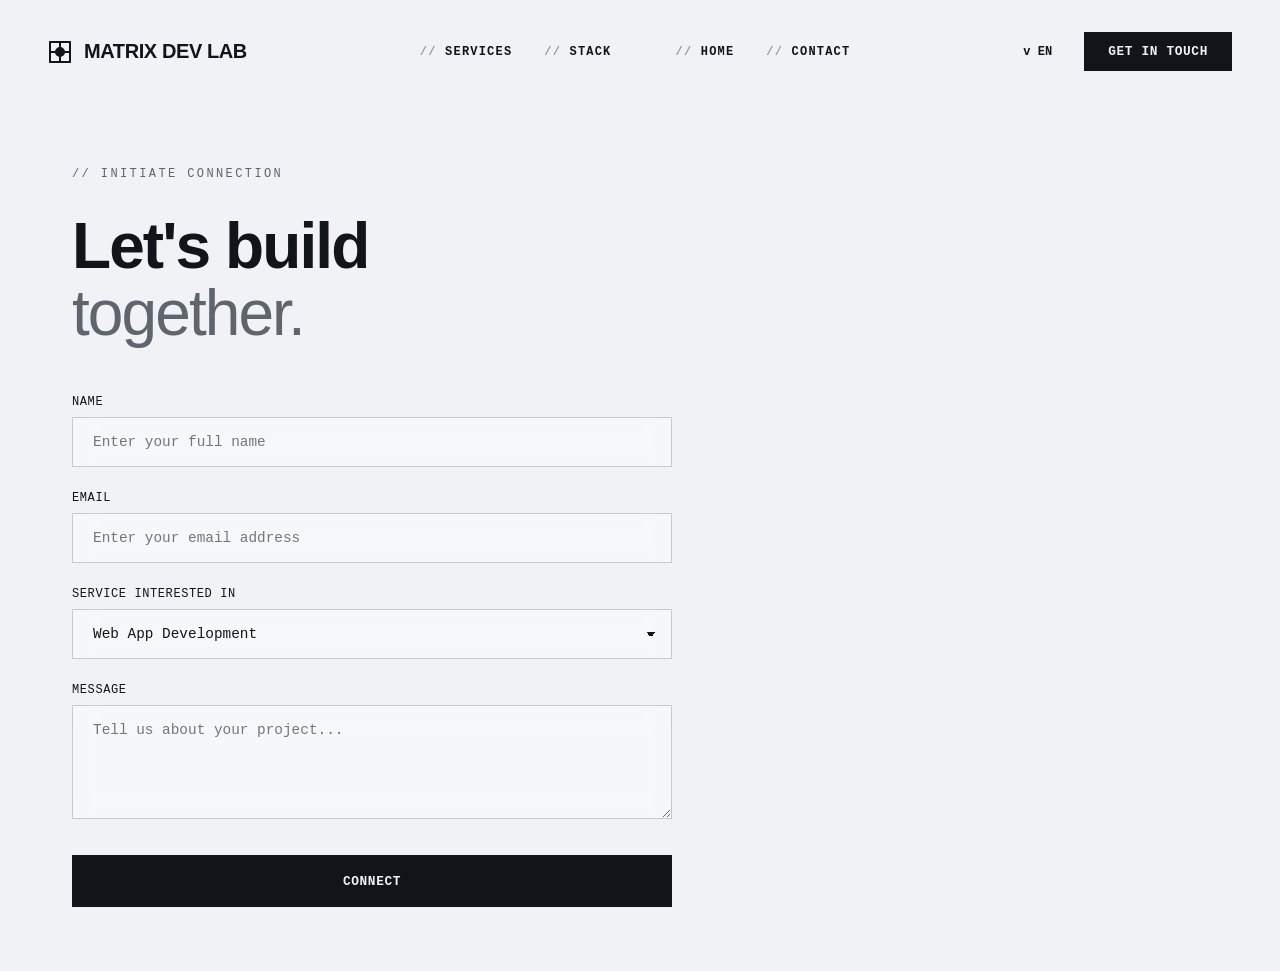
<file: contact.html>
<!DOCTYPE html>
<html lang="en">

<head>
    <meta charset="UTF-8">
    <meta name="viewport" content="width=device-width, initial-scale=1.0">
    <title>MATRIX DEV LAB</title>
    <style>
        :root {
            --bg-color: #f0f2f5;
            --text-main: #111418;
            --text-muted: #5e656d;
            --accent: #00e5ff;
            --font-heading: 'Helvetica Neue', Helvetica, Arial, sans-serif;
            --font-mono: 'SFMono-Regular', Consolas, 'Liberation Mono', Menlo, monospace;
            --bracket-size: 6px;
        }

        * {
            box-sizing: border-box;
            margin: 0;
            padding: 0;
        }

        body,
        html {
            width: 100vw;
            min-height: 100vh;
            background-color: var(--bg-color);
            color: var(--text-main);
            font-family: var(--font-heading);
            -webkit-font-smoothing: antialiased;
            overflow-x: hidden;
        }

        /* Grid Background */
        .grid-bg {
            position: fixed;
            top: 0;
            left: 0;
            width: 100%;
            height: 100%;
            background-image: linear-gradient(rgba(17, 20, 24, 0.03) 1px, transparent 1px), linear-gradient(90deg, rgba(17, 20, 24, 0.03) 1px, transparent 1px);
            background-size: 40px 40px;
            z-index: -1;
            opacity: 0.5;
            transform: perspective(1000px) rotateX(60deg) scale(2.5) translateY(-20%);
        }

        /* Top Navigation */
        nav {
            position: relative;
            width: 100%;
            padding: 2rem 3rem;
            display: flex;
            justify-content: space-between;
            align-items: center;
            z-index: 50;
        }

        .logo {
            display: flex;
            align-items: center;
            gap: 12px;
            font-weight: 900;
            font-size: 1.25rem;
            letter-spacing: -0.02em;
        }

        .logo-svg {
            width: 24px;
            height: 24px;
        }

        .nav-center {
            display: flex;
            gap: 4rem;
            font-family: var(--font-mono);
            font-size: 0.75rem;
            text-transform: uppercase;
            letter-spacing: 0.1em;
            font-weight: 600;
        }

        .nav-links {
            display: flex;
            gap: 2rem;
        }

        .nav-link {
            color: var(--text-main);
            text-decoration: none;
        }

        .nav-link::before {
            content: '// ';
            opacity: 0.4;
        }

        .nav-right {
            display: flex;
            align-items: center;
            gap: 2rem;
        }

        .lang-toggle {
            font-family: var(--font-mono);
            font-size: 0.75rem;
            font-weight: 600;
            cursor: pointer;
        }

        .btn-primary {
            background: var(--text-main);
            color: var(--bg-color);
            border: none;
            padding: 0.75rem 1.5rem;
            font-size: 0.8rem;
            font-weight: 600;
            font-family: var(--font-mono);
            text-transform: uppercase;
            letter-spacing: 0.05em;
            cursor: pointer;
            transition: transform 0.2s cubic-bezier(0.16, 1, 0.3, 1);
        }

        .btn-primary:hover {
            transform: scale(1.05);
        }

        /* Brackets */
        .tech-glass {
            position: relative;
            background: rgba(255, 255, 255, 0.4);
            backdrop-filter: blur(12px);
            -webkit-backdrop-filter: blur(12px);
            border: 1px solid rgba(255, 255, 255, 0.2);
            display: inline-flex;
            align-items: center;
            justify-content: center;
            padding: 1rem 2rem;
            font-family: var(--font-mono);
            font-size: 0.8rem;
            font-weight: 600;
            text-transform: uppercase;
            color: var(--text-main);
            cursor: pointer;
            text-decoration: none;
        }

        .brackets::before,
        .brackets::after {
            content: '';
            position: absolute;
            width: var(--bracket-size);
            height: var(--bracket-size);
            border: 1px solid var(--text-main);
        }

        .brackets::before {
            top: -1px;
            left: -1px;
            border-right: none;
            border-bottom: none;
        }

        .brackets::after {
            bottom: -1px;
            right: -1px;
            border-left: none;
            border-top: none;
        }

        .brackets span::before,
        .brackets span::after {
            content: '';
            position: absolute;
            width: var(--bracket-size);
            height: var(--bracket-size);
            border: 1px solid var(--text-main);
        }

        .brackets span::before {
            top: -1px;
            right: -1px;
            border-left: none;
            border-bottom: none;
        }

        .brackets span::after {
            bottom: -1px;
            left: -1px;
            border-right: none;
            border-top: none;
        }

        /* Container Content Layout */
        .container {
            max-width: 1200px;
            margin: 0 auto;
            padding: 4rem 2rem;
            min-height: calc(100vh - 100px);
            display: flex;
            flex-direction: column;
            justify-content: center;
        }

        .overline {
            font-family: var(--font-mono);
            font-size: 0.75rem;
            letter-spacing: 0.2em;
            color: var(--text-muted);
            margin-bottom: 2rem;
        }

        .headline {
            font-size: 4rem;
            line-height: 1.05;
            letter-spacing: -0.03em;
            margin-bottom: 3rem;
        }

        .headline span.bold {
            font-weight: 800;
            display: block;
        }

        .headline span.thin {
            font-weight: 200;
            display: block;
            color: var(--text-muted);
        }

        /* Grid Layout */
        .grid-layout {
            display: grid;
            grid-template-columns: 1fr 1fr;
            gap: 2rem;
            margin-bottom: 2rem;
        }

        .service-card {
            display: flex;
            flex-direction: column;
            gap: 1rem;
            padding: 2rem;
            align-items: flex-start;
            text-align: left;
            cursor: default;
        }

        .service-card h3 {
            font-size: 1.25rem;
            font-weight: 800;
            text-transform: none;
            letter-spacing: 0;
            font-family: var(--font-heading);
        }

        .service-card p {
            font-family: var(--font-mono);
            font-size: 0.8rem;
            color: var(--text-muted);
            line-height: 1.6;
            text-transform: none;
        }

        .stack-item {
            display: flex;
            align-items: center;
            gap: 1rem;
            width: 100%;
            padding: 1.5rem;
            margin-bottom: 1rem;
            justify-content: flex-start;
            cursor: default;
        }

        .stack-icon {
            width: 32px;
            height: 32px;
            border: 1px dashed var(--text-muted);
            opacity: 0.6;
            display: flex;
            align-items: center;
            justify-content: center;
            flex-shrink: 0;
        }

        .stack-info {
            display: flex;
            flex-direction: column;
            align-items: flex-start;
            text-align: left;
        }

        .stack-name {
            font-weight: 800;
            font-size: 1rem;
            text-transform: none;
            letter-spacing: 0;
            font-family: var(--font-heading);
        }

        .stack-role {
            font-family: var(--font-mono);
            font-size: 0.7rem;
            color: var(--text-muted);
            margin-top: 0.2rem;
        }

        .stack-category-title {
            font-family: var(--font-mono);
            font-size: 0.8rem;
            letter-spacing: 0.1em;
            color: var(--text-main);
            margin-bottom: 1.5rem;
            font-weight: 600;
            text-transform: uppercase;
        }

        /* Forms */
        .form-group {
            margin-bottom: 1.5rem;
            text-align: left;
            width: 100%;
        }

        .form-label {
            display: block;
            font-family: var(--font-mono);
            font-size: 0.75rem;
            margin-bottom: 0.5rem;
            color: var(--text-main);
            text-transform: uppercase;
            letter-spacing: 0.05em;
        }

        .form-control {
            width: 100%;
            background: rgba(255, 255, 255, 0.4);
            backdrop-filter: blur(12px);
            -webkit-backdrop-filter: blur(12px);
            border: 1px solid rgba(17, 20, 24, 0.2);
            padding: 1rem 1.25rem;
            font-family: var(--font-mono);
            font-size: 0.9rem;
            color: var(--text-main);
            outline: none;
            transition: all 0.2s ease;
            resize: vertical;
        }

        .form-control:focus {
            border-color: var(--text-main);
            background: rgba(255, 255, 255, 0.6);
        }

        select.form-control {
            appearance: none;
            border-radius: 0;
            cursor: pointer;
            background-image: linear-gradient(45deg, transparent 50%, var(--text-main) 50%), linear-gradient(135deg, var(--text-main) 50%, transparent 50%);
            background-position: calc(100% - 20px) calc(1.5em), calc(100% - 15px) calc(1.5em);
            background-size: 5px 5px, 5px 5px;
            background-repeat: no-repeat;
        }

        @media (max-width: 768px) {
            .grid-layout {
                grid-template-columns: 1fr;
            }

            .headline {
                font-size: 3rem;
            }
        }
    </style>
</head>

<body>
    <div class="grid-bg"></div>
    <nav>
        <a href="index.html" class="logo" style="text-decoration: none; color: inherit;">
            <svg class="logo-svg" viewBox="0 0 24 24" fill="none" stroke="currentColor" stroke-width="2">
                <rect x="2" y="2" width="20" height="20" />
                <path d="M2 12h20M12 2v20" />
                <circle cx="12" cy="12" r="4" fill="currentColor" />
            </svg>
            <h1 style="font-size: inherit; font-weight: inherit; margin: 0; display: inline;">MATRIX DEV LAB</h1>
        </a>
        <div class="nav-center">
            <div class="nav-links">
                <a href="services.html" class="nav-link">Services</a>
                <a href="stack.html" class="nav-link">Stack</a>
            </div>
            <div class="nav-links">
                <a href="index.html" class="nav-link">Home</a>
                <a href="contact.html" class="nav-link">Contact</a>
            </div>
        </div>
        <div class="nav-right">
            <span class="lang-toggle">v EN</span>
            <button class="btn-primary" onclick="window.location.href='contact.html'">Get in touch</button>
        </div>
    </nav>
    <div class="container">
        <div class="overline">// INITIATE CONNECTION</div>
        <h1 class="headline">
            <span class="bold">Let's build</span>
            <span class="thin">together.</span>
        </h1>
        <form action="https://formspree.io/f/xpqyrozp" method="POST" style="max-width: 600px;">
            <div class="form-group">
                <label class="form-label">Name</label>
                <input type="text" name="name" class="form-control" placeholder="Enter your full name" required>
            </div>
            <div class="form-group">
                <label class="form-label">Email</label>
                <input type="email" name="_replyto" class="form-control" placeholder="Enter your email address" required>
            </div>
            <div class="form-group">
                <label class="form-label">Service Interested In</label>
                <select name="service" class="form-control">
                    <option>Web App Development</option>
                    <option>Desktop App Development</option>
                    <option>Mobile App Development</option>
                    <option>Workflow Automation</option>
                    <option>Agency Features & Simple Websites</option>
                </select>
            </div>
            <div class="form-group" style="margin-bottom: 2rem;">
                <label class="form-label">Message</label>
                <textarea name="message" class="form-control" rows="5" placeholder="Tell us about your project..." required></textarea>
            </div>
            <div>
                <button type="submit" class="btn-primary"
                    style="padding: 1.15rem 2.5rem; width: 100%;">Connect</button>
            </div>
        </form>
    </div>
</body>

</html>
</file>
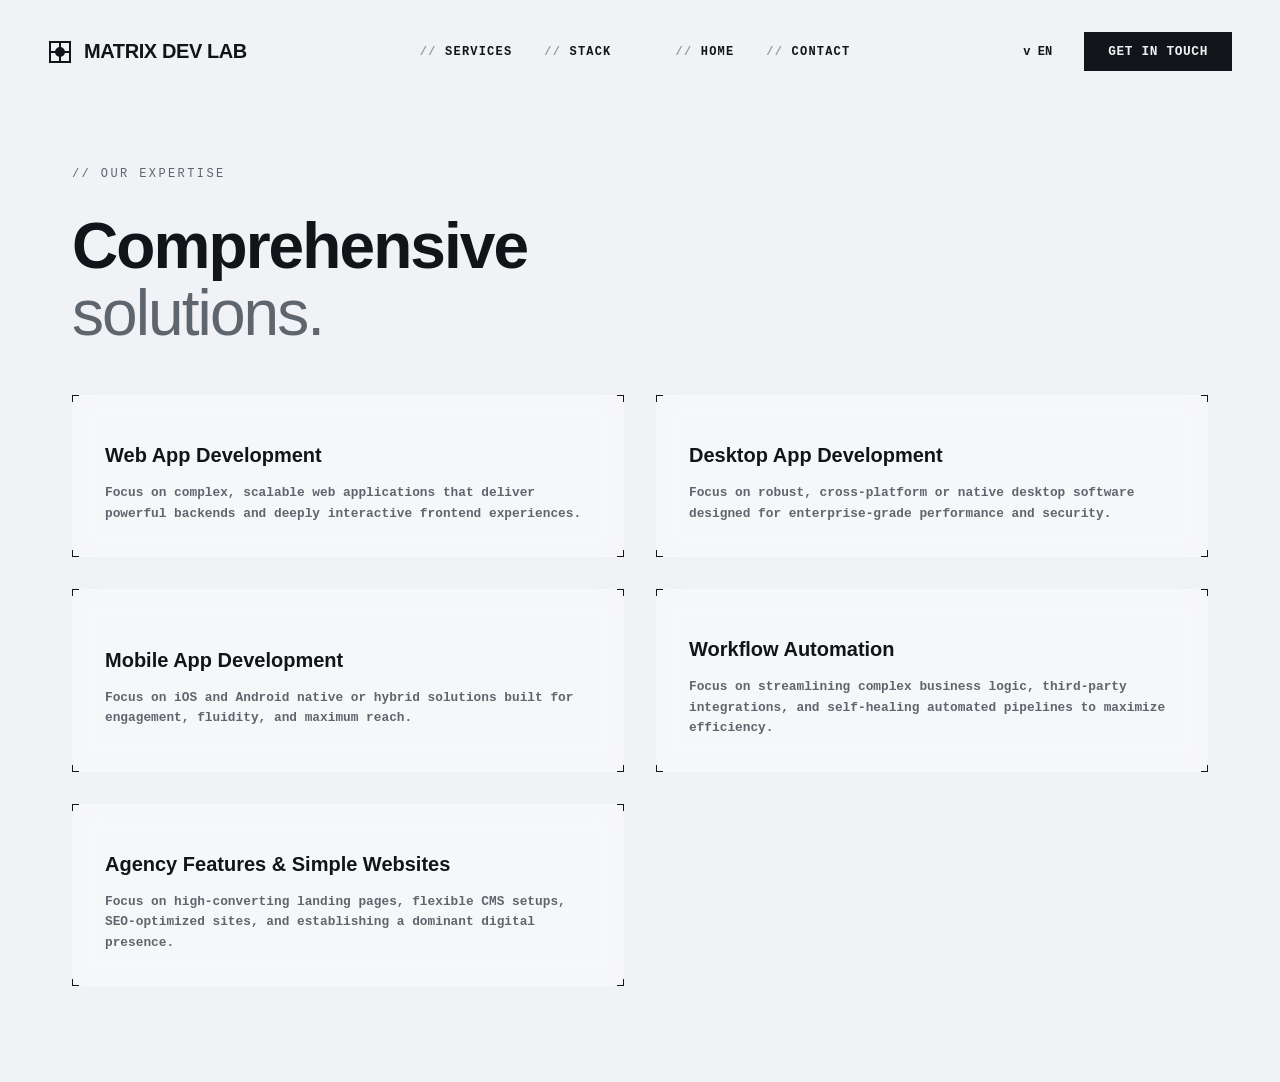
<file: services.html>
<!DOCTYPE html>
<html lang="en">

<head>
    <meta charset="UTF-8">
    <meta name="viewport" content="width=device-width, initial-scale=1.0">
    <title>MATRIX DEV LAB</title>
    <style>
        :root {
            --bg-color: #f0f2f5;
            --text-main: #111418;
            --text-muted: #5e656d;
            --accent: #00e5ff;
            --font-heading: 'Helvetica Neue', Helvetica, Arial, sans-serif;
            --font-mono: 'SFMono-Regular', Consolas, 'Liberation Mono', Menlo, monospace;
            --bracket-size: 6px;
        }

        * {
            box-sizing: border-box;
            margin: 0;
            padding: 0;
        }

        body,
        html {
            width: 100vw;
            min-height: 100vh;
            background-color: var(--bg-color);
            color: var(--text-main);
            font-family: var(--font-heading);
            -webkit-font-smoothing: antialiased;
            overflow-x: hidden;
        }

        /* Grid Background */
        .grid-bg {
            position: fixed;
            top: 0;
            left: 0;
            width: 100%;
            height: 100%;
            background-image: linear-gradient(rgba(17, 20, 24, 0.03) 1px, transparent 1px), linear-gradient(90deg, rgba(17, 20, 24, 0.03) 1px, transparent 1px);
            background-size: 40px 40px;
            z-index: -1;
            opacity: 0.5;
            transform: perspective(1000px) rotateX(60deg) scale(2.5) translateY(-20%);
        }

        /* Top Navigation */
        nav {
            position: relative;
            width: 100%;
            padding: 2rem 3rem;
            display: flex;
            justify-content: space-between;
            align-items: center;
            z-index: 50;
        }

        .logo {
            display: flex;
            align-items: center;
            gap: 12px;
            font-weight: 900;
            font-size: 1.25rem;
            letter-spacing: -0.02em;
        }

        .logo-svg {
            width: 24px;
            height: 24px;
        }

        .nav-center {
            display: flex;
            gap: 4rem;
            font-family: var(--font-mono);
            font-size: 0.75rem;
            text-transform: uppercase;
            letter-spacing: 0.1em;
            font-weight: 600;
        }

        .nav-links {
            display: flex;
            gap: 2rem;
        }

        .nav-link {
            color: var(--text-main);
            text-decoration: none;
        }

        .nav-link::before {
            content: '// ';
            opacity: 0.4;
        }

        .nav-right {
            display: flex;
            align-items: center;
            gap: 2rem;
        }

        .lang-toggle {
            font-family: var(--font-mono);
            font-size: 0.75rem;
            font-weight: 600;
            cursor: pointer;
        }

        .btn-primary {
            background: var(--text-main);
            color: var(--bg-color);
            border: none;
            padding: 0.75rem 1.5rem;
            font-size: 0.8rem;
            font-weight: 600;
            font-family: var(--font-mono);
            text-transform: uppercase;
            letter-spacing: 0.05em;
            cursor: pointer;
            transition: transform 0.2s cubic-bezier(0.16, 1, 0.3, 1);
        }

        .btn-primary:hover {
            transform: scale(1.05);
        }

        /* Brackets */
        .tech-glass {
            position: relative;
            background: rgba(255, 255, 255, 0.4);
            backdrop-filter: blur(12px);
            -webkit-backdrop-filter: blur(12px);
            border: 1px solid rgba(255, 255, 255, 0.2);
            display: inline-flex;
            align-items: center;
            justify-content: center;
            padding: 1rem 2rem;
            font-family: var(--font-mono);
            font-size: 0.8rem;
            font-weight: 600;
            text-transform: uppercase;
            color: var(--text-main);
            cursor: pointer;
            text-decoration: none;
        }

        .brackets::before,
        .brackets::after {
            content: '';
            position: absolute;
            width: var(--bracket-size);
            height: var(--bracket-size);
            border: 1px solid var(--text-main);
        }

        .brackets::before {
            top: -1px;
            left: -1px;
            border-right: none;
            border-bottom: none;
        }

        .brackets::after {
            bottom: -1px;
            right: -1px;
            border-left: none;
            border-top: none;
        }

        .brackets span::before,
        .brackets span::after {
            content: '';
            position: absolute;
            width: var(--bracket-size);
            height: var(--bracket-size);
            border: 1px solid var(--text-main);
        }

        .brackets span::before {
            top: -1px;
            right: -1px;
            border-left: none;
            border-bottom: none;
        }

        .brackets span::after {
            bottom: -1px;
            left: -1px;
            border-right: none;
            border-top: none;
        }

        /* Container Content Layout */
        .container {
            max-width: 1200px;
            margin: 0 auto;
            padding: 4rem 2rem;
            min-height: calc(100vh - 100px);
            display: flex;
            flex-direction: column;
            justify-content: center;
        }

        .overline {
            font-family: var(--font-mono);
            font-size: 0.75rem;
            letter-spacing: 0.2em;
            color: var(--text-muted);
            margin-bottom: 2rem;
        }

        .headline {
            font-size: 4rem;
            line-height: 1.05;
            letter-spacing: -0.03em;
            margin-bottom: 3rem;
        }

        .headline span.bold {
            font-weight: 800;
            display: block;
        }

        .headline span.thin {
            font-weight: 200;
            display: block;
            color: var(--text-muted);
        }

        /* Grid Layout */
        .grid-layout {
            display: grid;
            grid-template-columns: 1fr 1fr;
            gap: 2rem;
            margin-bottom: 2rem;
        }

        .service-card {
            display: flex;
            flex-direction: column;
            gap: 1rem;
            padding: 2rem;
            align-items: flex-start;
            text-align: left;
            cursor: default;
        }

        .service-card h3 {
            font-size: 1.25rem;
            font-weight: 800;
            text-transform: none;
            letter-spacing: 0;
            font-family: var(--font-heading);
        }

        .service-card p {
            font-family: var(--font-mono);
            font-size: 0.8rem;
            color: var(--text-muted);
            line-height: 1.6;
            text-transform: none;
        }

        .stack-item {
            display: flex;
            align-items: center;
            gap: 1rem;
            width: 100%;
            padding: 1.5rem;
            margin-bottom: 1rem;
            justify-content: flex-start;
            cursor: default;
        }

        .stack-icon {
            width: 32px;
            height: 32px;
            border: 1px dashed var(--text-muted);
            opacity: 0.6;
            display: flex;
            align-items: center;
            justify-content: center;
            flex-shrink: 0;
        }

        .stack-info {
            display: flex;
            flex-direction: column;
            align-items: flex-start;
            text-align: left;
        }

        .stack-name {
            font-weight: 800;
            font-size: 1rem;
            text-transform: none;
            letter-spacing: 0;
            font-family: var(--font-heading);
        }

        .stack-role {
            font-family: var(--font-mono);
            font-size: 0.7rem;
            color: var(--text-muted);
            margin-top: 0.2rem;
        }

        .stack-category-title {
            font-family: var(--font-mono);
            font-size: 0.8rem;
            letter-spacing: 0.1em;
            color: var(--text-main);
            margin-bottom: 1.5rem;
            font-weight: 600;
            text-transform: uppercase;
        }

        /* Forms */
        .form-group {
            margin-bottom: 1.5rem;
            text-align: left;
            width: 100%;
        }

        .form-label {
            display: block;
            font-family: var(--font-mono);
            font-size: 0.75rem;
            margin-bottom: 0.5rem;
            color: var(--text-main);
            text-transform: uppercase;
            letter-spacing: 0.05em;
        }

        .form-control {
            width: 100%;
            background: rgba(255, 255, 255, 0.4);
            backdrop-filter: blur(12px);
            -webkit-backdrop-filter: blur(12px);
            border: 1px solid rgba(17, 20, 24, 0.2);
            padding: 1rem 1.25rem;
            font-family: var(--font-mono);
            font-size: 0.9rem;
            color: var(--text-main);
            outline: none;
            transition: all 0.2s ease;
            resize: vertical;
        }

        .form-control:focus {
            border-color: var(--text-main);
            background: rgba(255, 255, 255, 0.6);
        }

        select.form-control {
            appearance: none;
            border-radius: 0;
            cursor: pointer;
            background-image: linear-gradient(45deg, transparent 50%, var(--text-main) 50%), linear-gradient(135deg, var(--text-main) 50%, transparent 50%);
            background-position: calc(100% - 20px) calc(1.5em), calc(100% - 15px) calc(1.5em);
            background-size: 5px 5px, 5px 5px;
            background-repeat: no-repeat;
        }

        @media (max-width: 768px) {
            .grid-layout {
                grid-template-columns: 1fr;
            }

            .headline {
                font-size: 3rem;
            }
        }
    </style>
</head>

<body>
    <div class="grid-bg"></div>
    <nav>
        <a href="index.html" class="logo" style="text-decoration: none; color: inherit;">
            <svg class="logo-svg" viewBox="0 0 24 24" fill="none" stroke="currentColor" stroke-width="2">
                <rect x="2" y="2" width="20" height="20" />
                <path d="M2 12h20M12 2v20" />
                <circle cx="12" cy="12" r="4" fill="currentColor" />
            </svg>
            <h1 style="font-size: inherit; font-weight: inherit; margin: 0; display: inline;">MATRIX DEV LAB</h1>
        </a>
        <div class="nav-center">
            <div class="nav-links">
                <a href="services.html" class="nav-link">Services</a>
                <a href="stack.html" class="nav-link">Stack</a>
            </div>
            <div class="nav-links">
                <a href="index.html" class="nav-link">Home</a>
                <a href="contact.html" class="nav-link">Contact</a>
            </div>
        </div>
        <div class="nav-right">
            <span class="lang-toggle">v EN</span>
            <button class="btn-primary" onclick="window.location.href='contact.html'">Get in touch</button>
        </div>
    </nav>
    <div class="container">
        <div class="overline">// OUR EXPERTISE</div>
        <h1 class="headline">
            <span class="bold">Comprehensive</span>
            <span class="thin">solutions.</span>
        </h1>
        <div class="grid-layout">
            <div class="tech-glass brackets service-card"><span></span>
                <h3>Web App Development</h3>
                <p>Focus on complex, scalable web applications that deliver powerful backends and deeply interactive
                    frontend experiences.</p>
            </div>
            <div class="tech-glass brackets service-card"><span></span>
                <h3>Desktop App Development</h3>
                <p>Focus on robust, cross-platform or native desktop software designed for enterprise-grade performance
                    and security.</p>
            </div>
            <div class="tech-glass brackets service-card"><span></span>
                <h3>Mobile App Development</h3>
                <p>Focus on iOS and Android native or hybrid solutions built for engagement, fluidity, and maximum
                    reach.</p>
            </div>
            <div class="tech-glass brackets service-card"><span></span>
                <h3>Workflow Automation</h3>
                <p>Focus on streamlining complex business logic, third-party integrations, and self-healing automated
                    pipelines to maximize efficiency.</p>
            </div>
            <div class="tech-glass brackets service-card"><span></span>
                <h3>Agency Features & Simple Websites</h3>
                <p>Focus on high-converting landing pages, flexible CMS setups, SEO-optimized sites, and establishing a
                    dominant digital presence.</p>
            </div>
        </div>
    </div>
</body>

</html>
</file>
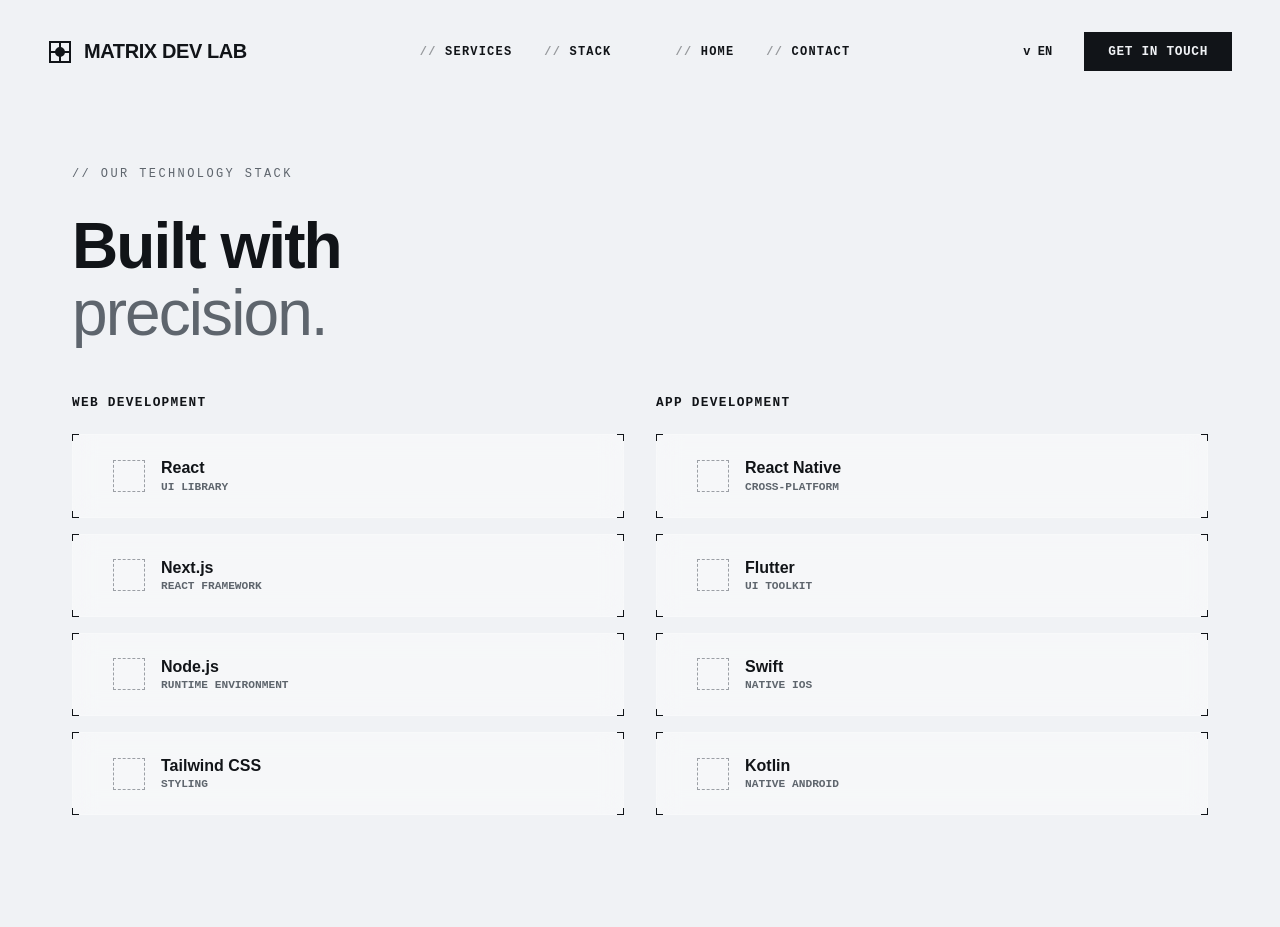
<file: stack.html>
<!DOCTYPE html>
<html lang="en">

<head>
    <meta charset="UTF-8">
    <meta name="viewport" content="width=device-width, initial-scale=1.0">
    <title>MATRIX DEV LAB</title>
    <style>
        :root {
            --bg-color: #f0f2f5;
            --text-main: #111418;
            --text-muted: #5e656d;
            --accent: #00e5ff;
            --font-heading: 'Helvetica Neue', Helvetica, Arial, sans-serif;
            --font-mono: 'SFMono-Regular', Consolas, 'Liberation Mono', Menlo, monospace;
            --bracket-size: 6px;
        }

        * {
            box-sizing: border-box;
            margin: 0;
            padding: 0;
        }

        body,
        html {
            width: 100vw;
            min-height: 100vh;
            background-color: var(--bg-color);
            color: var(--text-main);
            font-family: var(--font-heading);
            -webkit-font-smoothing: antialiased;
            overflow-x: hidden;
        }

        /* Grid Background */
        .grid-bg {
            position: fixed;
            top: 0;
            left: 0;
            width: 100%;
            height: 100%;
            background-image: linear-gradient(rgba(17, 20, 24, 0.03) 1px, transparent 1px), linear-gradient(90deg, rgba(17, 20, 24, 0.03) 1px, transparent 1px);
            background-size: 40px 40px;
            z-index: -1;
            opacity: 0.5;
            transform: perspective(1000px) rotateX(60deg) scale(2.5) translateY(-20%);
        }

        /* Top Navigation */
        nav {
            position: relative;
            width: 100%;
            padding: 2rem 3rem;
            display: flex;
            justify-content: space-between;
            align-items: center;
            z-index: 50;
        }

        .logo {
            display: flex;
            align-items: center;
            gap: 12px;
            font-weight: 900;
            font-size: 1.25rem;
            letter-spacing: -0.02em;
        }

        .logo-svg {
            width: 24px;
            height: 24px;
        }

        .nav-center {
            display: flex;
            gap: 4rem;
            font-family: var(--font-mono);
            font-size: 0.75rem;
            text-transform: uppercase;
            letter-spacing: 0.1em;
            font-weight: 600;
        }

        .nav-links {
            display: flex;
            gap: 2rem;
        }

        .nav-link {
            color: var(--text-main);
            text-decoration: none;
        }

        .nav-link::before {
            content: '// ';
            opacity: 0.4;
        }

        .nav-right {
            display: flex;
            align-items: center;
            gap: 2rem;
        }

        .lang-toggle {
            font-family: var(--font-mono);
            font-size: 0.75rem;
            font-weight: 600;
            cursor: pointer;
        }

        .btn-primary {
            background: var(--text-main);
            color: var(--bg-color);
            border: none;
            padding: 0.75rem 1.5rem;
            font-size: 0.8rem;
            font-weight: 600;
            font-family: var(--font-mono);
            text-transform: uppercase;
            letter-spacing: 0.05em;
            cursor: pointer;
            transition: transform 0.2s cubic-bezier(0.16, 1, 0.3, 1);
        }

        .btn-primary:hover {
            transform: scale(1.05);
        }

        /* Brackets */
        .tech-glass {
            position: relative;
            background: rgba(255, 255, 255, 0.4);
            backdrop-filter: blur(12px);
            -webkit-backdrop-filter: blur(12px);
            border: 1px solid rgba(255, 255, 255, 0.2);
            display: inline-flex;
            align-items: center;
            justify-content: center;
            padding: 1rem 2rem;
            font-family: var(--font-mono);
            font-size: 0.8rem;
            font-weight: 600;
            text-transform: uppercase;
            color: var(--text-main);
            cursor: pointer;
            text-decoration: none;
        }

        .brackets::before,
        .brackets::after {
            content: '';
            position: absolute;
            width: var(--bracket-size);
            height: var(--bracket-size);
            border: 1px solid var(--text-main);
        }

        .brackets::before {
            top: -1px;
            left: -1px;
            border-right: none;
            border-bottom: none;
        }

        .brackets::after {
            bottom: -1px;
            right: -1px;
            border-left: none;
            border-top: none;
        }

        .brackets span::before,
        .brackets span::after {
            content: '';
            position: absolute;
            width: var(--bracket-size);
            height: var(--bracket-size);
            border: 1px solid var(--text-main);
        }

        .brackets span::before {
            top: -1px;
            right: -1px;
            border-left: none;
            border-bottom: none;
        }

        .brackets span::after {
            bottom: -1px;
            left: -1px;
            border-right: none;
            border-top: none;
        }

        /* Container Content Layout */
        .container {
            max-width: 1200px;
            margin: 0 auto;
            padding: 4rem 2rem;
            min-height: calc(100vh - 100px);
            display: flex;
            flex-direction: column;
            justify-content: center;
        }

        .overline {
            font-family: var(--font-mono);
            font-size: 0.75rem;
            letter-spacing: 0.2em;
            color: var(--text-muted);
            margin-bottom: 2rem;
        }

        .headline {
            font-size: 4rem;
            line-height: 1.05;
            letter-spacing: -0.03em;
            margin-bottom: 3rem;
        }

        .headline span.bold {
            font-weight: 800;
            display: block;
        }

        .headline span.thin {
            font-weight: 200;
            display: block;
            color: var(--text-muted);
        }

        /* Grid Layout */
        .grid-layout {
            display: grid;
            grid-template-columns: 1fr 1fr;
            gap: 2rem;
            margin-bottom: 2rem;
        }

        .service-card {
            display: flex;
            flex-direction: column;
            gap: 1rem;
            padding: 2rem;
            align-items: flex-start;
            text-align: left;
            cursor: default;
        }

        .service-card h3 {
            font-size: 1.25rem;
            font-weight: 800;
            text-transform: none;
            letter-spacing: 0;
            font-family: var(--font-heading);
        }

        .service-card p {
            font-family: var(--font-mono);
            font-size: 0.8rem;
            color: var(--text-muted);
            line-height: 1.6;
            text-transform: none;
        }

        .stack-item {
            display: flex;
            align-items: center;
            gap: 1rem;
            width: 100%;
            padding: 1.5rem;
            margin-bottom: 1rem;
            justify-content: flex-start;
            cursor: default;
        }

        .stack-icon {
            width: 32px;
            height: 32px;
            border: 1px dashed var(--text-muted);
            opacity: 0.6;
            display: flex;
            align-items: center;
            justify-content: center;
            flex-shrink: 0;
        }

        .stack-info {
            display: flex;
            flex-direction: column;
            align-items: flex-start;
            text-align: left;
        }

        .stack-name {
            font-weight: 800;
            font-size: 1rem;
            text-transform: none;
            letter-spacing: 0;
            font-family: var(--font-heading);
        }

        .stack-role {
            font-family: var(--font-mono);
            font-size: 0.7rem;
            color: var(--text-muted);
            margin-top: 0.2rem;
        }

        .stack-category-title {
            font-family: var(--font-mono);
            font-size: 0.8rem;
            letter-spacing: 0.1em;
            color: var(--text-main);
            margin-bottom: 1.5rem;
            font-weight: 600;
            text-transform: uppercase;
        }

        /* Forms */
        .form-group {
            margin-bottom: 1.5rem;
            text-align: left;
            width: 100%;
        }

        .form-label {
            display: block;
            font-family: var(--font-mono);
            font-size: 0.75rem;
            margin-bottom: 0.5rem;
            color: var(--text-main);
            text-transform: uppercase;
            letter-spacing: 0.05em;
        }

        .form-control {
            width: 100%;
            background: rgba(255, 255, 255, 0.4);
            backdrop-filter: blur(12px);
            -webkit-backdrop-filter: blur(12px);
            border: 1px solid rgba(17, 20, 24, 0.2);
            padding: 1rem 1.25rem;
            font-family: var(--font-mono);
            font-size: 0.9rem;
            color: var(--text-main);
            outline: none;
            transition: all 0.2s ease;
            resize: vertical;
        }

        .form-control:focus {
            border-color: var(--text-main);
            background: rgba(255, 255, 255, 0.6);
        }

        select.form-control {
            appearance: none;
            border-radius: 0;
            cursor: pointer;
            background-image: linear-gradient(45deg, transparent 50%, var(--text-main) 50%), linear-gradient(135deg, var(--text-main) 50%, transparent 50%);
            background-position: calc(100% - 20px) calc(1.5em), calc(100% - 15px) calc(1.5em);
            background-size: 5px 5px, 5px 5px;
            background-repeat: no-repeat;
        }

        @media (max-width: 768px) {
            .grid-layout {
                grid-template-columns: 1fr;
            }

            .headline {
                font-size: 3rem;
            }
        }
    </style>
</head>

<body>
    <div class="grid-bg"></div>
    <nav>
        <a href="index.html" class="logo" style="text-decoration: none; color: inherit;">
            <svg class="logo-svg" viewBox="0 0 24 24" fill="none" stroke="currentColor" stroke-width="2">
                <rect x="2" y="2" width="20" height="20" />
                <path d="M2 12h20M12 2v20" />
                <circle cx="12" cy="12" r="4" fill="currentColor" />
            </svg>
            <h1 style="font-size: inherit; font-weight: inherit; margin: 0; display: inline;">MATRIX DEV LAB</h1>
        </a>
        <div class="nav-center">
            <div class="nav-links">
                <a href="services.html" class="nav-link">Services</a>
                <a href="stack.html" class="nav-link">Stack</a>
            </div>
            <div class="nav-links">
                <a href="index.html" class="nav-link">Home</a>
                <a href="contact.html" class="nav-link">Contact</a>
            </div>
        </div>
        <div class="nav-right">
            <span class="lang-toggle">v EN</span>
            <button class="btn-primary" onclick="window.location.href='contact.html'">Get in touch</button>
        </div>
    </nav>
    <div class="container">
        <div class="overline">// OUR TECHNOLOGY STACK</div>
        <h1 class="headline">
            <span class="bold">Built with</span>
            <span class="thin">precision.</span>
        </h1>
        <div class="grid-layout">
            <div>
                <div class="stack-category-title">Web Development</div>
                <div class="tech-glass brackets stack-item"><span></span>
                    <div class="stack-icon"></div>
                    <div class="stack-info">
                        <div class="stack-name">React</div>
                        <div class="stack-role">UI LIBRARY</div>
                    </div>
                </div>
                <div class="tech-glass brackets stack-item"><span></span>
                    <div class="stack-icon"></div>
                    <div class="stack-info">
                        <div class="stack-name">Next.js</div>
                        <div class="stack-role">REACT FRAMEWORK</div>
                    </div>
                </div>
                <div class="tech-glass brackets stack-item"><span></span>
                    <div class="stack-icon"></div>
                    <div class="stack-info">
                        <div class="stack-name">Node.js</div>
                        <div class="stack-role">RUNTIME ENVIRONMENT</div>
                    </div>
                </div>
                <div class="tech-glass brackets stack-item"><span></span>
                    <div class="stack-icon"></div>
                    <div class="stack-info">
                        <div class="stack-name">Tailwind CSS</div>
                        <div class="stack-role">STYLING</div>
                    </div>
                </div>
            </div>
            <div>
                <div class="stack-category-title">App Development</div>
                <div class="tech-glass brackets stack-item"><span></span>
                    <div class="stack-icon"></div>
                    <div class="stack-info">
                        <div class="stack-name">React Native</div>
                        <div class="stack-role">CROSS-PLATFORM</div>
                    </div>
                </div>
                <div class="tech-glass brackets stack-item"><span></span>
                    <div class="stack-icon"></div>
                    <div class="stack-info">
                        <div class="stack-name">Flutter</div>
                        <div class="stack-role">UI TOOLKIT</div>
                    </div>
                </div>
                <div class="tech-glass brackets stack-item"><span></span>
                    <div class="stack-icon"></div>
                    <div class="stack-info">
                        <div class="stack-name">Swift</div>
                        <div class="stack-role">NATIVE IOS</div>
                    </div>
                </div>
                <div class="tech-glass brackets stack-item"><span></span>
                    <div class="stack-icon"></div>
                    <div class="stack-info">
                        <div class="stack-name">Kotlin</div>
                        <div class="stack-role">NATIVE ANDROID</div>
                    </div>
                </div>
            </div>
        </div>
    </div>
</body>

</html>
</file>
